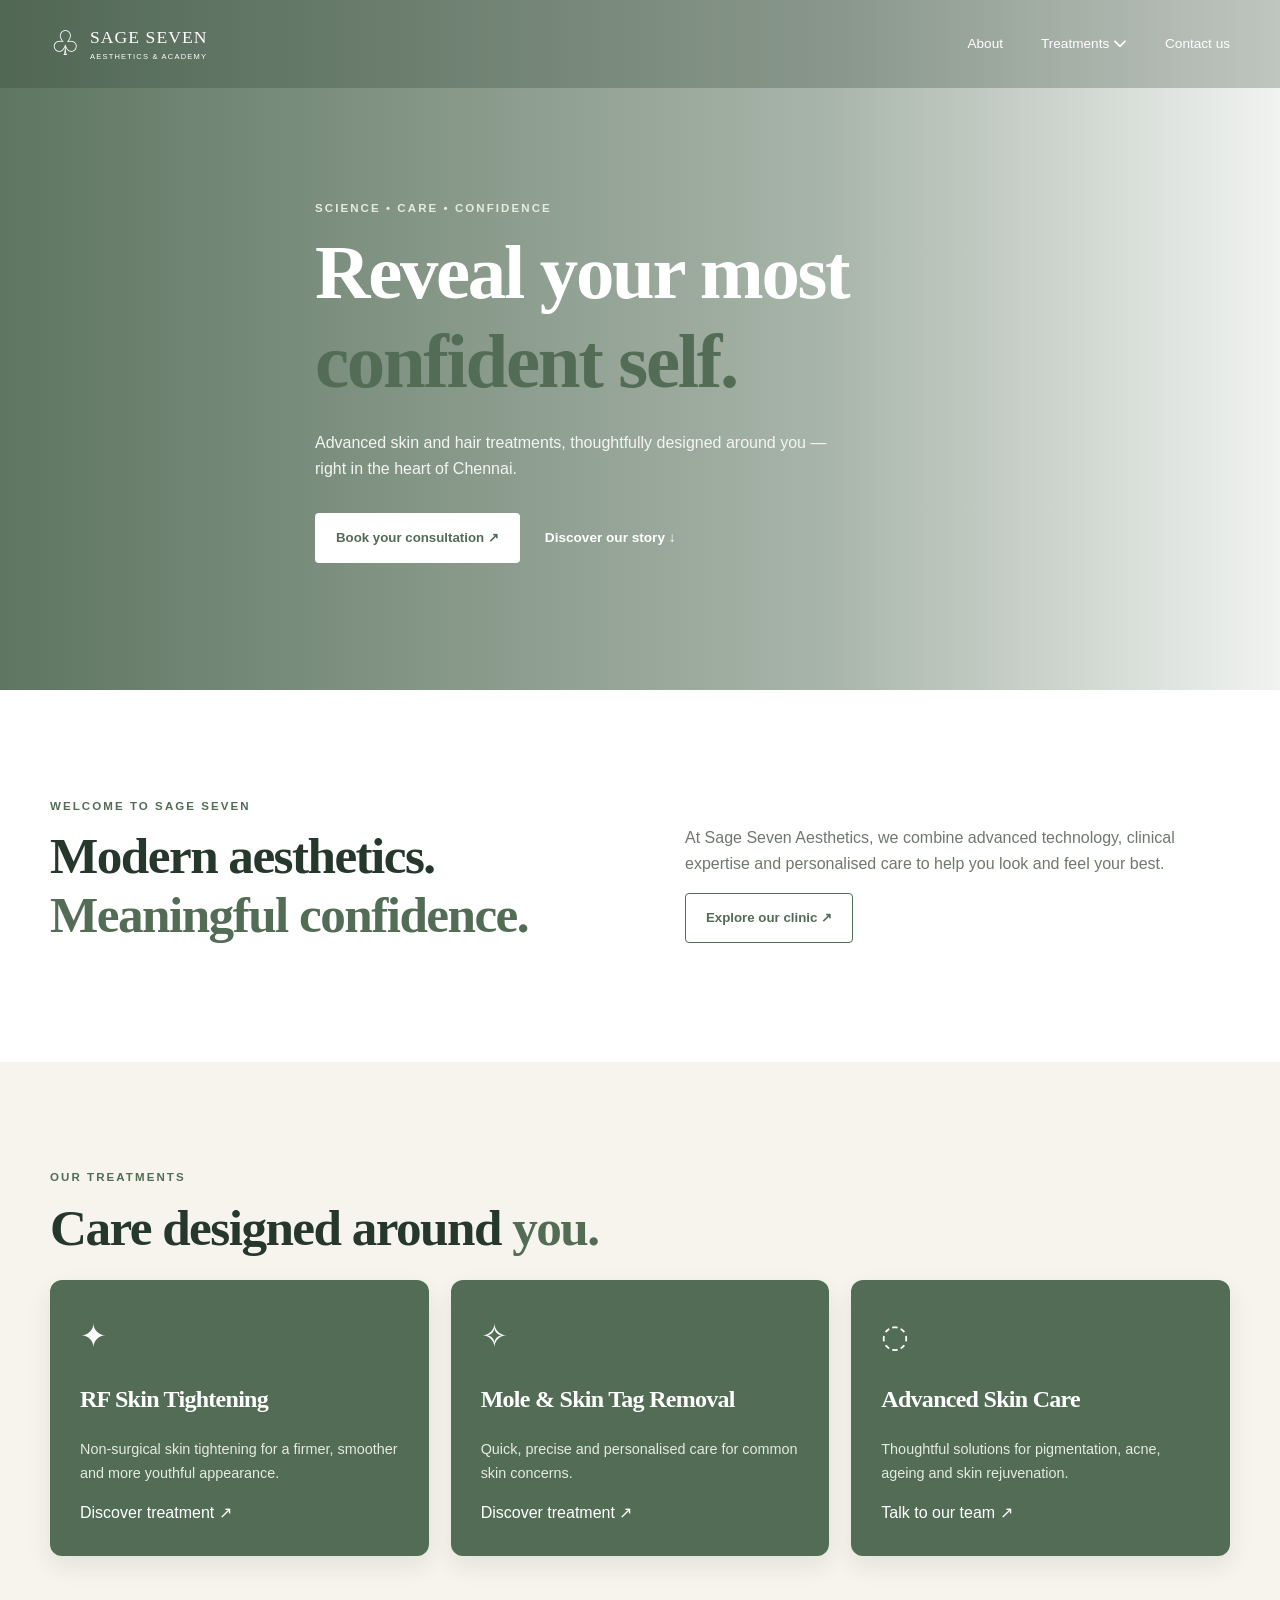
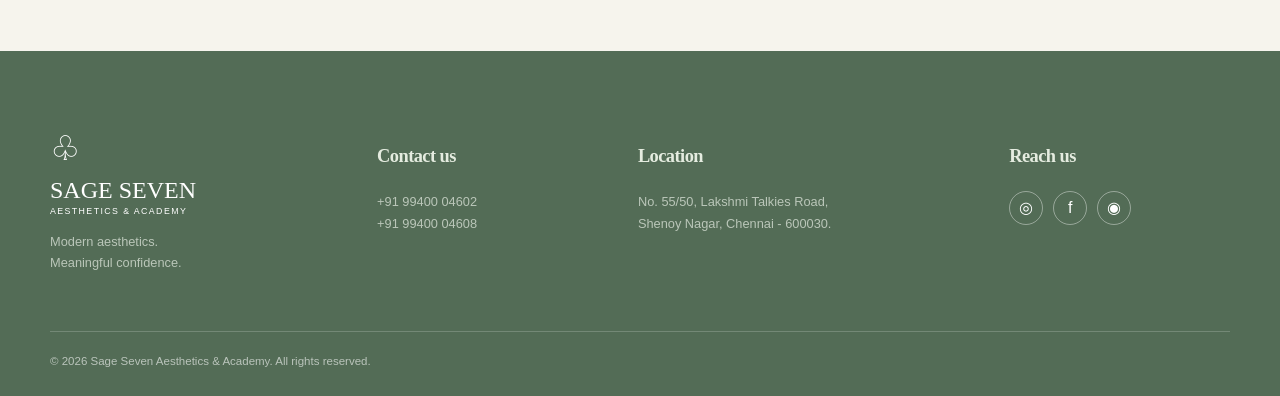
<file: index.html>
<!doctype html>
<html lang="en"><head><meta charset="utf-8"><meta name="viewport" content="width=device-width,initial-scale=1">
<title>Home | Sage Seven Aesthetics</title><link rel="stylesheet" href="style.css">
<link href="https://unpkg.com/aos@2.3.4/dist/aos.css" rel="stylesheet"></head><body>
<link rel="stylesheet" href="https://cdnjs.cloudflare.com/ajax/libs/font-awesome/6.5.1/css/all.min.css">
<style>
  html,
body {
  overflow-x: hidden;
}
</style>
<header class="site-header">
  <div class="container nav-wrap">
    <a class="brand" href="index.html" aria-label="Sage Seven home">
      <span class="brand-symbol">♧</span>
      <span><strong>SAGE SEVEN</strong><small>AESTHETICS &amp; ACADEMY</small></span>
    </a>
    <button class="menu-toggle" aria-label="Open menu">☰</button>
    <nav class="main-nav">
      <a href="about.html">About</a>
      <div class="dropdown">
        <button class="dropdown-toggle">Treatments <span><i class="fa-solid fa-chevron-down"></i></span></button>
        <div class="dropdown-menu">
         <a href="mole-skin-tag-removal-v1.html">Mole &amp; Skin Tag Removal</a>
          <a href="rf-skin-tightening.html">RF Skin Tightening</a>
        </div>
      </div>
      <a href="contact.html">Contact us</a>
    </nav>
  </div>
</header>

<main>
<section class="hero"><div class="container hero-content" data-aos="fade-up"><p class="eyebrow">SCIENCE • CARE • CONFIDENCE</p><h1>Reveal your most<br><em>confident self.</em></h1><p class="hero-copy">Advanced skin and hair treatments, thoughtfully designed around you — right in the heart of Chennai.</p><div class="hero-actions"><a class="btn btn-light" href="contact.html">Book your consultation ↗</a><a class="text-link" href="about.html">Discover our story ↓</a></div></div></section>
<section class="section"><div class="container split"><div data-aos="fade-right"><p class="eyebrow">WELCOME TO SAGE SEVEN</p><h2>Modern aesthetics.<br><em>Meaningful confidence.</em></h2></div><div data-aos="fade-left"><p class="muted">At Sage Seven Aesthetics, we combine advanced technology, clinical expertise and personalised care to help you look and feel your best.</p><a class="btn btn-outline" href="about.html">Explore our clinic ↗</a></div></div></section>
<section class="section pale"><div class="container" data-aos="fade-up"><p class="eyebrow">OUR TREATMENTS</p><h2>Care designed around <em>you.</em></h2><div class="cards"><article class="card"><div class="icon">✦</div><h3>RF Skin Tightening</h3><p>Non-surgical skin tightening for a firmer, smoother and more youthful appearance.</p><a href="rf-skin-tightening.html">Discover treatment ↗</a></article><article class="card"><div class="icon">✧</div><h3>Mole &amp; Skin Tag Removal</h3><p>Quick, precise and personalised care for common skin concerns.</p><a href="mole-skin-tag-removal-v1.html">Discover treatment ↗</a></article><article class="card"><div class="icon">◌</div><h3>Advanced Skin Care</h3><p>Thoughtful solutions for pigmentation, acne, ageing and skin rejuvenation.</p><a href="contact.html">Talk to our team ↗</a></article></div></div></section>
</main>

<footer class="site-footer">
  <div class="container footer-grid">
    <div class="footer-brand">
      <div class="brand-symbol">♧</div>
      <strong>SAGE SEVEN</strong>
      <small>AESTHETICS &amp; ACADEMY</small>
      <p>Modern aesthetics.<br>Meaningful confidence.</p>
    </div>
    <div><h4>Contact us</h4><p>+91 99400 04602<br>+91 99400 04608</p></div>
    <div><h4>Location</h4><p>No. 55/50, Lakshmi Talkies Road,<br>Shenoy Nagar, Chennai - 600030.</p></div>
    <div><h4>Reach us</h4><div class="socials"><a href="#">◎</a><a href="#">f</a><a href="#">◉</a></div></div>
  </div>
  <div class="container copyright">© 2026 Sage Seven Aesthetics &amp; Academy. All rights reserved.</div>
</footer>

<script src="https://unpkg.com/aos@2.3.4/dist/aos.js"></script><script>AOS.init({once:true,offset:80,duration:850});</script><script src="script.js"></script>
</body></html>
</file>
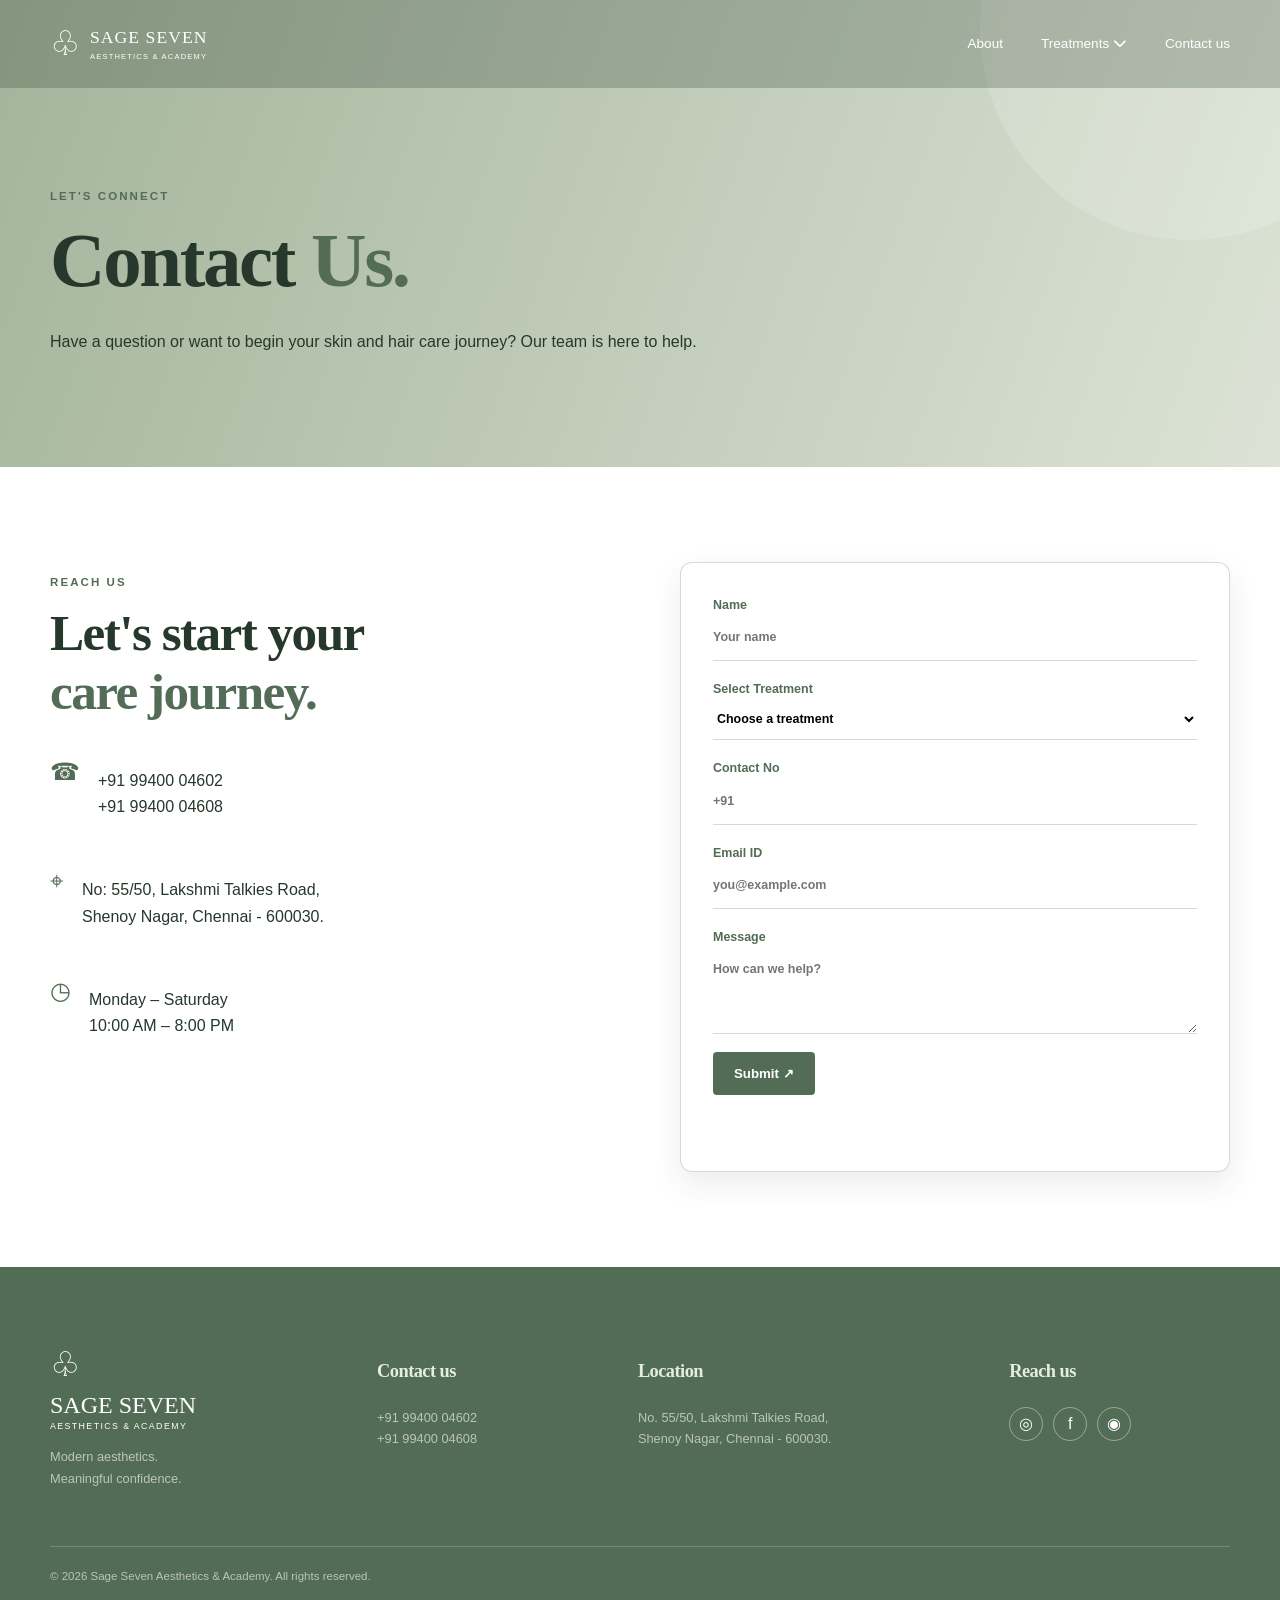
<file: contact.html>
<!doctype html>
<html lang="en">
  <head>
    <meta charset="utf-8" />
    <meta name="viewport" content="width=device-width,initial-scale=1" />
    <title>Contact Us | Sage Seven Aesthetics</title>
    <link rel="stylesheet" href="style.css" />
    <link href="https://unpkg.com/aos@2.3.4/dist/aos.css" rel="stylesheet" />
  </head>
  <body>
    <link
      rel="stylesheet"
      href="https://cdnjs.cloudflare.com/ajax/libs/font-awesome/6.5.1/css/all.min.css"
    />
    <header class="site-header">
      <div class="container nav-wrap">
        <a class="brand" href="index.html" aria-label="Sage Seven home">
          <span class="brand-symbol">♧</span>
          <span
            ><strong>SAGE SEVEN</strong
            ><small>AESTHETICS &amp; ACADEMY</small></span
          >
        </a>
        <button class="menu-toggle" aria-label="Open menu">☰</button>
        <nav class="main-nav">
          <a href="about.html">About</a>
          <div class="dropdown">
            <button class="dropdown-toggle">
              Treatments <span><i class="fa-solid fa-chevron-down"></i></span>
            </button>
            <div class="dropdown-menu">
              <a href="mole-skin-tag-removal-v1.html"
                >Mole &amp; Skin Tag Removal</a
              >
              <a href="rf-skin-tightening.html">RF Skin Tightening</a>
            </div>
          </div>
          <a href="contact.html">Contact us</a>
        </nav>
      </div>
    </header>

    <main>
      <section class="page-hero">
        <div class="container" data-aos="fade-up">
          <p class="eyebrow">LET'S CONNECT</p>
          <h1>Contact <em>Us.</em></h1>
          <p>
            Have a question or want to begin your skin and hair care journey?
            Our team is here to help.
          </p>
        </div>
      </section>
      <section class="section">
        <div class="container contact-grid">
          <div data-aos="fade-right">
            <p class="eyebrow">REACH US</p>
            <h2>Let's start your<br /><em>care journey.</em></h2>
            <div class="contact-list">
              <div class="contact-item">
                <span class="symbol">☎</span>
                <p>+91 99400 04602<br />+91 99400 04608</p>
              </div>
              <div class="contact-item">
                <span class="symbol">⌖</span>
                <p>
                  No: 55/50, Lakshmi Talkies Road,<br />Shenoy Nagar, Chennai -
                  600030.
                </p>
              </div>
              <div class="contact-item">
                <span class="symbol">◷</span>
                <p>Monday – Saturday<br />10:00 AM – 8:00 PM</p>
              </div>
            </div>
          </div>
         <form class="contact-form" data-aos="fade-left" id="contactForm">
  <label>
    Name
    <input required id="name" placeholder="Your name" />
  </label>

  <label>
    Select Treatment
    <select required id="treatment">
      <option value="">Choose a treatment</option>
      <option>RF Skin Tightening</option>
      <option>Mole & Skin Tag Removal</option>
      <option>General Consultation</option>
    </select>
  </label>

  <label>
    Contact No
    <input required type="tel" id="phone" placeholder="+91" />
  </label>

  <label>
    Email ID
    <input type="email" id="email" placeholder="you@example.com" />
  </label>

  <label>
    Message
    <textarea
      rows="3"
      id="message"
      placeholder="How can we help?"
    ></textarea>
  </label>

  <button class="btn btn-primary" type="submit">
    Submit ↗
  </button>

  <p class="form-message"></p>
</form>
        </div>
      </section>
    </main>

    <footer class="site-footer">
      <div class="container footer-grid">
        <div class="footer-brand">
          <div class="brand-symbol">♧</div>
          <strong>SAGE SEVEN</strong>
          <small>AESTHETICS &amp; ACADEMY</small>
          <p>Modern aesthetics.<br />Meaningful confidence.</p>
        </div>
        <div>
          <h4>Contact us</h4>
          <p>+91 99400 04602<br />+91 99400 04608</p>
        </div>
        <div>
          <h4>Location</h4>
          <p>
            No. 55/50, Lakshmi Talkies Road,<br />Shenoy Nagar, Chennai -
            600030.
          </p>
        </div>
        <div>
          <h4>Reach us</h4>
          <div class="socials">
            <a href="#">◎</a><a href="#">f</a><a href="#">◉</a>
          </div>
        </div>
      </div>
      <div class="container copyright">
        © 2026 Sage Seven Aesthetics &amp; Academy. All rights reserved.
      </div>
    </footer>

    <script src="https://unpkg.com/aos@2.3.4/dist/aos.js"></script>
    <script>
      AOS.init({ once: true, offset: 80, duration: 850 });
    </script>
    <script src="script.js"></script>
    
<script>
  document
    .getElementById("contactForm")
    .addEventListener("submit", function (event) {
      event.preventDefault();

      // Replace with your WhatsApp number
      const whatsappNumber = "9940004602";

      // Get form values
      const name = document.getElementById("name").value;
      const treatment = document.getElementById("treatment").value;
      const phone = document.getElementById("phone").value;
      const email = document.getElementById("email").value;
      const message = document.getElementById("message").value;

      // Create WhatsApp message
      const whatsappMessage = `
New Treatment Enquiry

Name: ${name}
Treatment: ${treatment}
Contact No: ${phone}
Email: ${email}
Message: ${message}
      `;

      // Encode message for WhatsApp
      const encodedMessage = encodeURIComponent(whatsappMessage);

      // Open WhatsApp
      const whatsappURL =
        "https://wa.me/" + whatsappNumber + "?text=" + encodedMessage;

      window.open(whatsappURL, "_blank");
    });
</script>
  </body>
</html>
</file>
<file: style.css>
html,
body {
  overflow-x: hidden;
}
@import url('https://fonts.googleapis.com/css2?family=DM+Sans:wght@400;500;600;700&family=Playfair+Display:wght@500;600;700&display=swap');

:root{--green:#536c56;--sage:#a4b49b;--soft:#f6f4ed;--ink:#26382c;--muted:#6f786f;--white:#fff;--line:rgba(83,108,86,.25)}
*{box-sizing:border-box}html{scroll-behavior:smooth}body{margin:0;color:var(--ink);font-family:"DM Sans",sans-serif;line-height:1.65;background:#fff}a{text-decoration:none;color:inherit}img{width:100%;display:block}.container{width:min(1180px,calc(100% - 44px));margin:auto}.section{padding:95px 0}h1,h2,h3,h4{font-family:"Playfair Display",serif;line-height:1.15;letter-spacing:-.03em}h1{font-size:clamp(2.7rem,6vw,5.7rem);margin:0 0 24px}h2{font-size:clamp(2rem,4vw,3.8rem);margin:0 0 22px}h3{font-size:1.5rem}.eyebrow{font-size:.72rem;letter-spacing:.18em;font-weight:700;color:var(--green)}.muted{color:var(--muted)}em{font-style:normal;color:var(--green)}.btn{display:inline-flex;gap:14px;padding:13px 20px;border-radius:4px;font-weight:700;font-size:.83rem;border:1px solid transparent;transition:.3s}.btn-primary{background:var(--green);color:#fff}.btn-primary:hover{background:var(--ink);transform:translateY(-3px)}.btn-light{background:#fff;color:var(--green)}.btn-outline{border-color:var(--green);color:var(--green)}.btn-outline:hover{background:var(--green);color:#fff}

.site-header{position:absolute;top:0;left:0;right:0;z-index:20;color:#fff;background:rgba(42,61,47,.25)}.nav-wrap{min-height:88px;display:flex;align-items:center;justify-content:space-between}.brand{display:flex;align-items:center;gap:10px;line-height:1}.brand-symbol{font-size:2.1rem}.brand strong,.brand small{display:block}.brand strong{font:1.1rem "Playfair Display",serif;letter-spacing:.06em}.brand small{font-size:.47rem;letter-spacing:.16em;margin-top:5px}.main-nav{display:flex;align-items:center;gap:38px;font-size:.85rem}.main-nav a,.dropdown-toggle{color:inherit}.dropdown{position:relative}.dropdown-toggle{background:none;border:0;font:inherit;cursor:pointer;color:inherit;padding:20px 0}.dropdown-menu{display:none;position:absolute;top:55px;left:50%;transform:translateX(-50%);width:285px;background:var(--green);padding:10px 22px;box-shadow:0 20px 40px #0002}.dropdown:hover .dropdown-menu,.dropdown:focus-within .dropdown-menu{display:block}.dropdown-menu a{display:block;padding:13px 0;border-bottom:1px solid #ffffff30}.dropdown-menu a:last-child{border:0}.menu-toggle{display:none;background:none;border:0;color:#fff;font-size:1.5rem}

.hero{min-height:690px;display:flex;align-items:center;position:relative;isolation:isolate;background:url("https://images.unsplash.com/photo-1570172619644-dfd03ed5d881?auto=format&fit=crop&w=2200&q=85") center/cover}.hero:before{content:"";position:absolute;inset:0;background:linear-gradient(90deg,#536c56ee,#536c5680 65%,#536c5615);z-index:-1}.hero-content{color:#fff;max-width:650px;padding-top:60px}.hero-content .eyebrow{color:#e4ebdf}.hero-copy{max-width:520px;color:#f3f6f0}.hero-actions{display:flex;gap:25px;align-items:center;margin-top:30px}.text-link{font-size:.85rem;font-weight:700}

.page-hero{padding:175px 0 95px;background:linear-gradient(110deg,var(--sage),#dce3d6);position:relative;overflow:hidden}.page-hero:after{content:"";position:absolute;width:420px;height:420px;border-radius:50%;background:#ffffff28;right:-120px;top:-180px}.page-hero h1{max-width:800px}.page-hero p{max-width:650px}.split{display:grid;grid-template-columns:1fr 1fr;gap:90px;align-items:center}.rounded{border-radius:12px;overflow:hidden;box-shadow:10px 10px 0 #dfe5da}.cards{display:grid;grid-template-columns:repeat(3,1fr);gap:22px}.card{padding:30px;background:var(--green);color:#fff;border-radius:12px;box-shadow:0 10px 25px #26382c18}.card p{color:#e4ebdf;font-size:.9rem}.icon{font-size:2rem}.pale{background:var(--soft)}.checklist{display:grid;gap:10px;padding:0;list-style:none;color:var(--muted)}.checklist li:before{content:"✓";color:var(--green);font-weight:700;margin-right:12px}.treatment-hero{padding:155px 0 85px;background:linear-gradient(120deg,var(--sage),#e8ece3)}.treatment-hero .split{gap:55px}.treatment-hero img{max-height:430px;object-fit:cover;border-radius:12px;box-shadow:12px 12px 0 #dce4d7}.feature-grid{display:grid;grid-template-columns:repeat(4,1fr);gap:15px}.feature{padding:20px;border:1px solid var(--line);border-radius:8px;text-align:center;background:#fff}.band{background:var(--sage);padding:35px 0}.band-inner{display:flex;align-items:center;justify-content:space-between;gap:25px}.contact-grid{display:grid;grid-template-columns:1fr 1fr;gap:80px;align-items:start}.contact-list{display:grid;gap:25px;margin-top:30px}.contact-item{display:flex;gap:18px}.contact-item .symbol{font-size:1.5rem;color:var(--green)}.contact-form{background:#fff;padding:32px;border:1px solid var(--line);border-radius:12px;box-shadow:0 12px 30px #26382c18;display:grid;gap:18px}.contact-form label{font-size:.78rem;color:var(--green);font-weight:700}.contact-form input,.contact-form select,.contact-form textarea{display:block;width:100%;border:0;border-bottom:1px solid var(--line);padding:12px 0;background:transparent;font:inherit;outline:0}.contact-form button{justify-self:start}.form-message{font-size:.8rem;color:var(--green)}

.site-footer{background:var(--green);color:#fff;padding:70px 0 25px}.footer-grid{display:grid;grid-template-columns:1.3fr 1fr 1.5fr 1fr;gap:40px}.footer-brand strong,.footer-brand small{display:block}.footer-brand strong{font:1.5rem "Playfair Display",serif}.footer-brand small{font-size:.55rem;letter-spacing:.16em}.footer-brand p,.site-footer p{color:#e2e9dfb8;font-size:.8rem}.site-footer h4{color:#e5ece0;font-size:1.15rem}.socials{display:flex;gap:10px}.socials a{width:34px;height:34px;border:1px solid #ffffff66;border-radius:50%;display:grid;place-items:center}.copyright{border-top:1px solid #ffffff30;margin-top:45px;padding-top:20px;color:#ffffff99;font-size:.72rem}

@media(max-width:850px){.main-nav{display:none;position:absolute;top:78px;left:22px;right:22px;background:var(--green);padding:20px;flex-direction:column;align-items:stretch;gap:12px}.main-nav.open{display:flex}.menu-toggle{display:block}.dropdown-menu{position:static;transform:none;width:auto;box-shadow:none;padding:0 15px;background:#49614d}.dropdown:hover .dropdown-menu{display:none}.dropdown.open .dropdown-menu{display:block}.split,.contact-grid{grid-template-columns:1fr;gap:40px}.cards{grid-template-columns:1fr}.feature-grid{grid-template-columns:1fr 1fr}.footer-grid{grid-template-columns:1fr 1fr}.band-inner{align-items:flex-start;flex-direction:column}}
@media(max-width:520px){.container{width:calc(100% - 30px)}.section{padding:65px 0}.hero{min-height:650px}.hero-actions{align-items:flex-start;flex-direction:column}.feature-grid,.footer-grid{grid-template-columns:1fr}.page-hero{padding-top:140px}}
</file>
